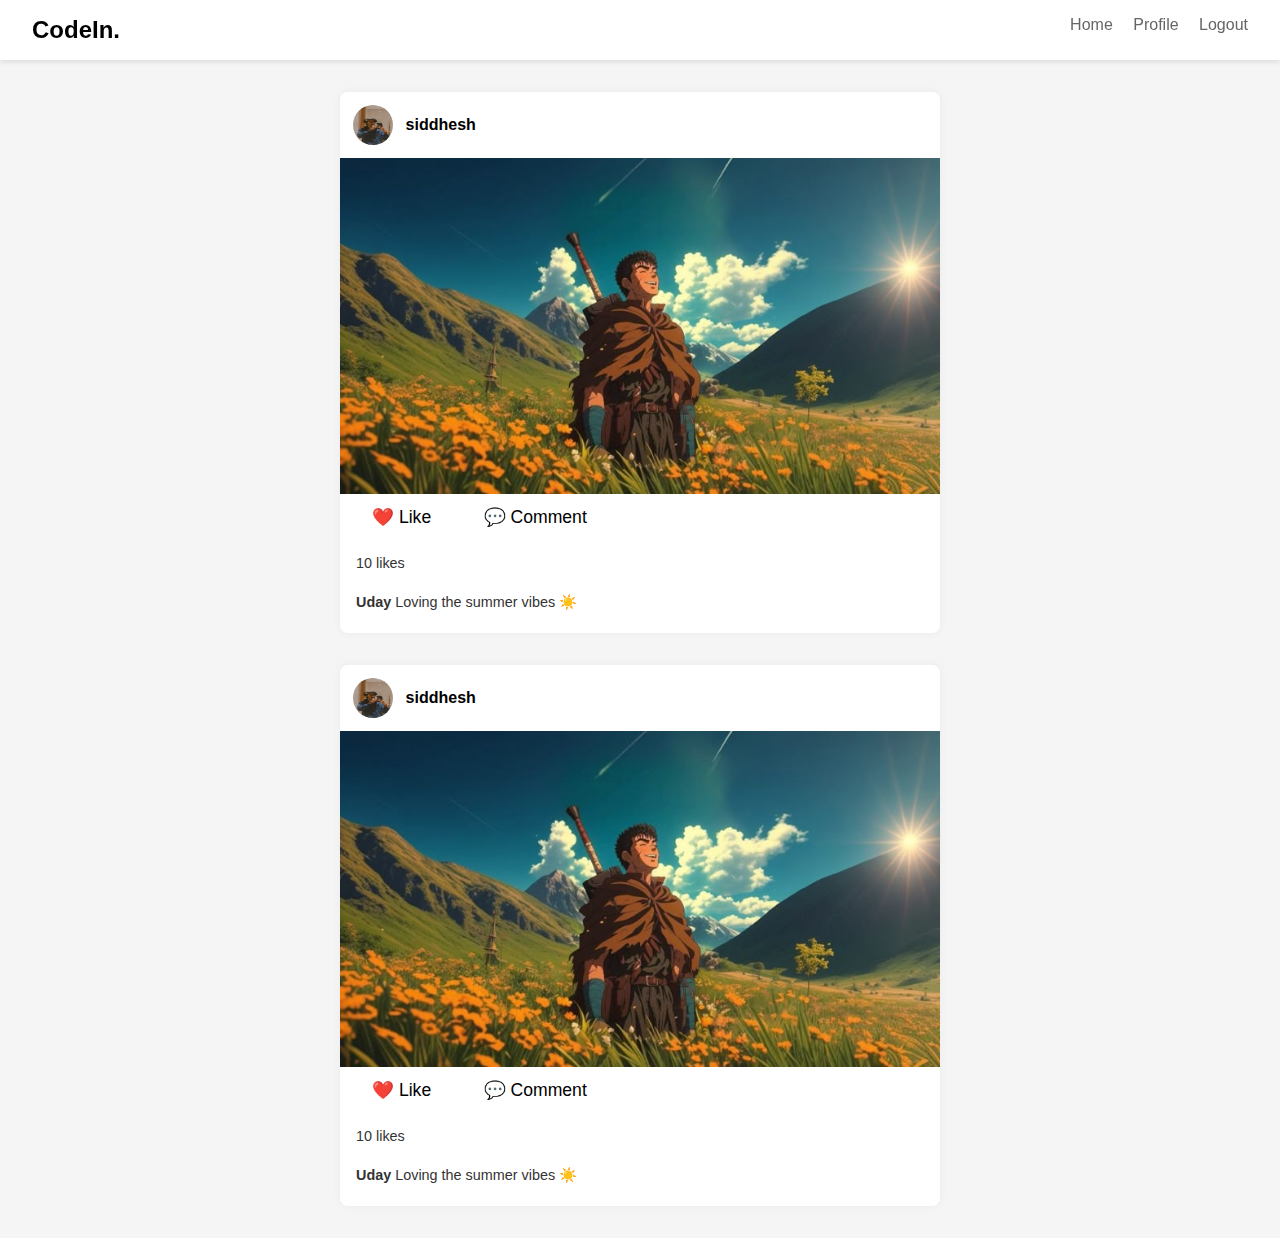
<file: Home/index.html>
<!DOCTYPE html>
<html lang="en">
<head>
  <meta charset="UTF-8" />
  <meta name="viewport" content="width=device-width, initial-scale=1.0"/>
  <title>Mini InstaFeed</title>
  <link rel="stylesheet" href="style.css"/>
</head>
<body>

  <nav class="navbar">
    <h2>CodeIn.</h2>
    <div class="nav-links">
      <a href="#">Home</a>
      <a href="#">Profile</a>
      <a href="#">Logout</a>
    </div>
  </nav>

  <div class="container">

    <div class="post-card">
      <div class="post-header">
        <img src="siddhesh alhat.jpeg" alt="Profile" class="avatar">
        <span class="username">siddhesh</span>
      </div>
      <img src="berserk wallpaper.jpg" class="post-image" alt="Post" />

      <div class="post-actions">
        <button onclick="likePost(this)">❤️ Like</button>
        <button>💬 Comment</button>
      </div>

      <p class="likes-count">10 likes</p>
      <p class="caption"><strong>Uday</strong> Loving the summer vibes ☀️</p>
    </div>

    <div class="post-card">
      <div class="post-header">
        <img src="siddhesh alhat.jpeg" alt="Profile" class="avatar">
        <span class="username">siddhesh</span>
      </div>
      <img src="berserk wallpaper.jpg" class="post-image" alt="Post" />

      <div class="post-actions">
        <button onclick="likePost(this)">❤️ Like</button>
        <button>💬 Comment</button>
      </div>
      
      <p class="likes-count">10 likes</p>
      <p class="caption"><strong>Uday</strong> Loving the summer vibes ☀️</p>
    </div>
    <!-- More posts can be added dynamically -->

  </div>

  <script src="script.js"></script>
</body>
</html>
</file>
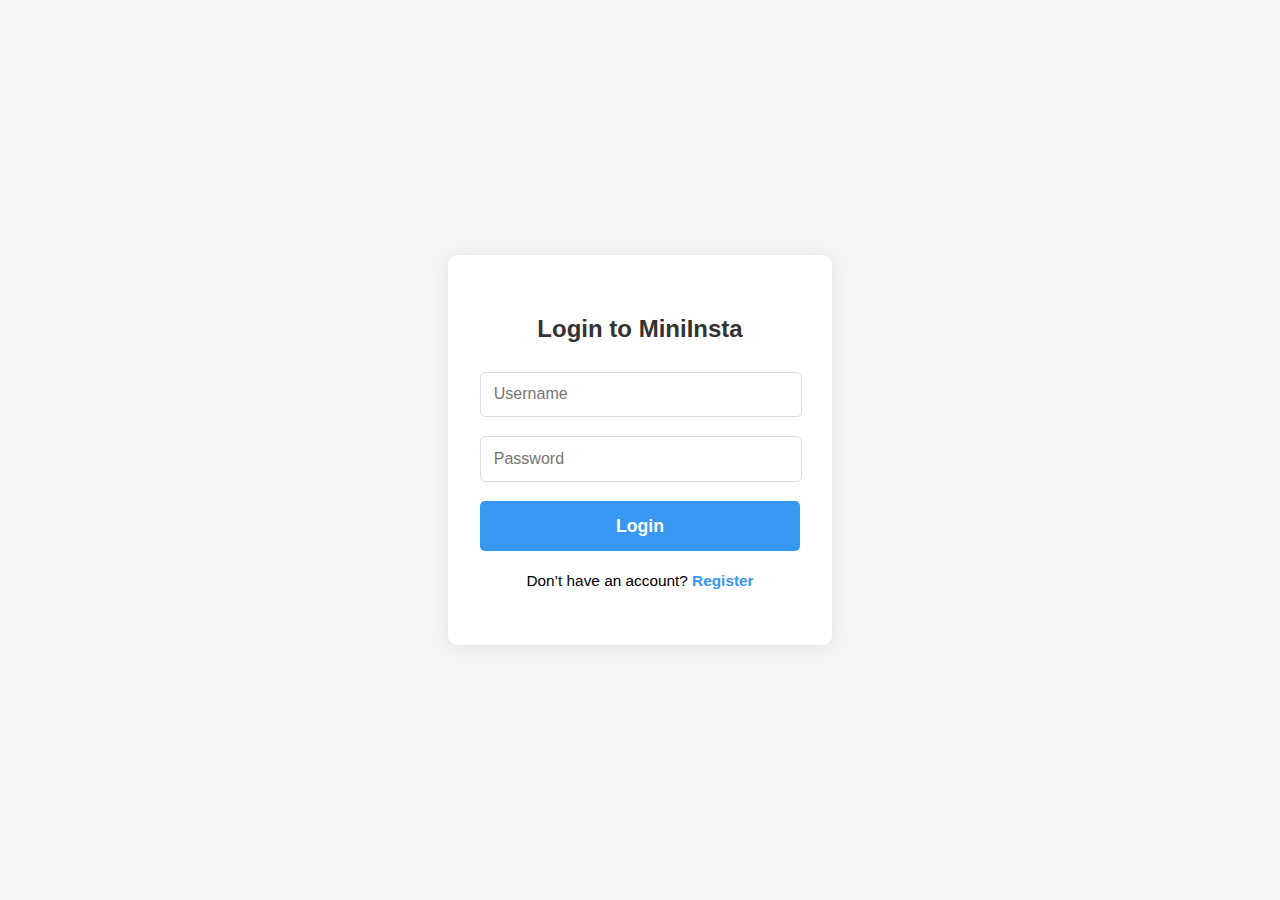
<file: Login/login.html>
<!DOCTYPE html>
<html lang="en">
<head>
  <meta charset="UTF-8">
  <title>Login - MiniInsta</title>
  <link rel="stylesheet" href="auth.css">
</head>
<body>
  <div class="auth-container">
    <h2>Login to MiniInsta</h2>
    <form action="/login" method="post" class="auth-form">
      <input type="text" name="username" placeholder="Username" required>
      <input type="password" name="password" placeholder="Password" required>
      <button type="submit">Login</button>
      <p>Don’t have an account? <a href="register.html">Register</a></p>
    </form>
  </div>
</body>
</html>
</file>
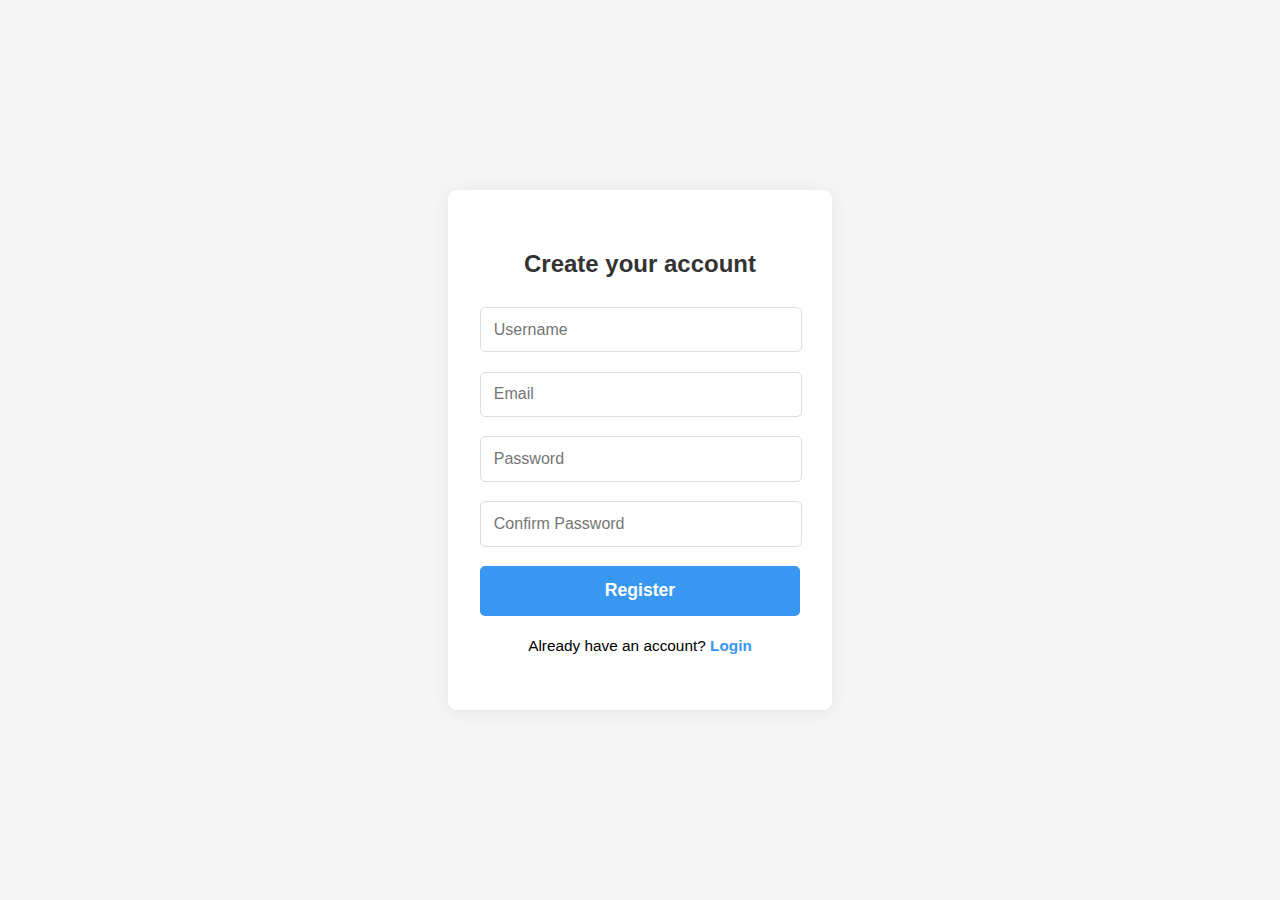
<file: Login/register.html>
<!DOCTYPE html>
<html lang="en">
<head>
  <meta charset="UTF-8">
  <title>Register - MiniInsta</title>
  <link rel="stylesheet" href="auth.css">
</head>
<body>
  <div class="auth-container">
    <h2>Create your account</h2>
    <form action="/register" method="post" class="auth-form">
      <input type="text" name="username" placeholder="Username" required>
      <input type="email" name="email" placeholder="Email" required>
      <input type="password" name="password" placeholder="Password" required>
      <input type="password" name="confirm_password" placeholder="Confirm Password" required>
      <button type="submit">Register</button>
      <p>Already have an account? <a href="login.html">Login</a></p>
    </form>
  </div>
</body>
</html>
</file>
<file: Home/style.css>
body {
  margin: 0;
  font-family: 'Segoe UI', Tahoma, sans-serif;
  background-color: #f5f5f5;
}

.navbar {
  display: flex;
  justify-content: space-between;
  padding: 1rem 2rem;
  background-color: #fff;
  box-shadow: 0 2px 5px rgba(0,0,0,0.1);
  position: sticky;
  top: 0;
}

.navbar h2 {
  margin: 0;
}

.nav-links a {
  margin-left: 1rem;
  text-decoration: none;
  color: #666;
}

.container {
  max-width: 600px;
  margin: 2rem auto;
}

.post-card {
  background-color: #fff;
  border-radius: 8px;
  margin-bottom: 2rem;
  box-shadow: 0 0 10px rgba(0,0,0,0.05);
  overflow: hidden;
}

.post-header {
  display: flex;
  align-items: center;
  padding: 0.8rem;
}

.avatar {
  width: 40px;
  height: 40px;
  border-radius: 50%;
  margin-right: 0.8rem;
}

.username {
  font-weight: bold;
}

.post-image {
  width: 100%;
  height: auto;
  display: block;
}

.post-actions {
  padding: 0.5rem 1rem;
}

.post-actions button {
  margin-right: 1rem;
  padding: 0.3rem 1rem;
  background: none;
  border: none;
  cursor: pointer;
  font-size: 1.1rem;
}

.likes-count, .caption {
  padding: 0 1rem 0.5rem;
  color: #333;
  font-size: 0.9rem;
}
</file>
<file: Login/auth.css>
body {
  background-color: #f5f5f5;
  margin: 0;
  height: 100vh;
  display: flex;
  justify-content: center;
  align-items: center;
  font-family: 'Segoe UI', Tahoma, Geneva, Verdana, sans-serif;
}

.auth-container {
  background: #fff;
  padding: 2.5rem 2rem;
  border-radius: 9px;
  box-shadow: 0 2px 16px rgba(0,0,0,0.08);
  width: 320px;
  text-align: center;
}

.auth-container h2 {
  margin-bottom: 1.8rem;
  color: #333;
}

.auth-form input {
  width: 92%;
  padding: 0.8rem;
  margin-bottom: 1.2rem;
  border: 1px solid #ddd;
  border-radius: 5px;
  font-size: 1rem;
}

.auth-form button {
  width: 100%;
  padding: 0.9rem;
  border: none;
  background: #3897f0;
  color: #fff;
  border-radius: 5px;
  font-weight: bold;
  font-size: 1.1rem;
  cursor: pointer;
  transition: background 0.2s;
}

.auth-form button:hover {
  background: #266cbb;
}

.auth-form p {
  margin-top: 1.3rem;
  font-size: 0.96rem;
}

.auth-form a {
  color: #3897f0;
  text-decoration: none;
  font-weight: bold;
}
</file>
